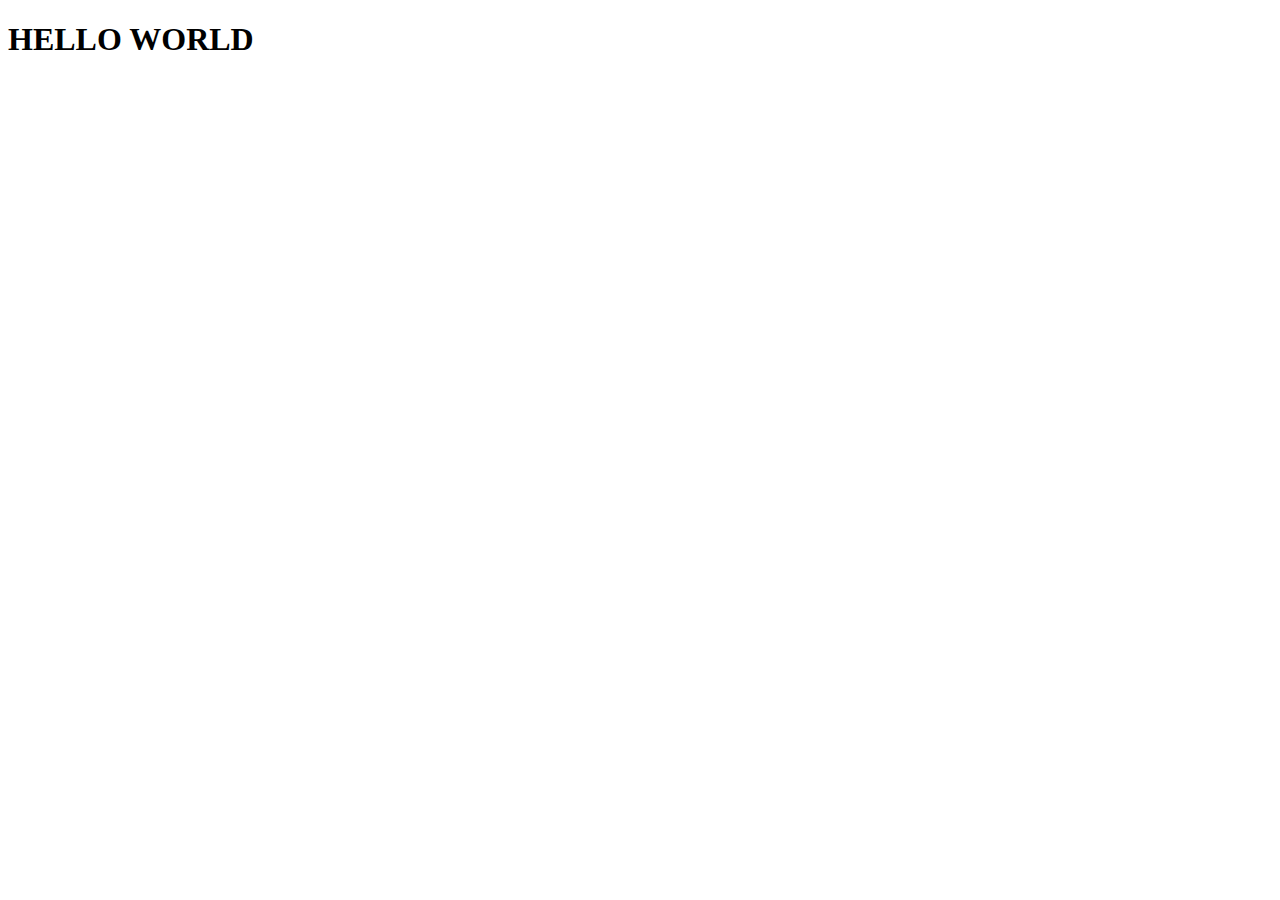
<file: Bootstrap-Installation/index.html>
<!DOCTYPE html>
<html lang="en" dir="ltr">
  <head>
    <meta charset="utf-8">
    <title>Bootstrap Installation</title>
    <link href="https://cdn.jsdelivr.net/npm/bootstrap@5.1.3/dist/css/bootstrap.min.css" rel="stylesheet" integrity="sha384-1BmE4kWBq78iYhFldvKuhfTAU6auU8tT94WrHftjDbrCEXSU1oBoqyl2QvZ6jIW3" crossorigin="anonymous">
  </head>
  <body>
      <h1>HELLO WORLD</h1>
  </body>
</html>
</file>
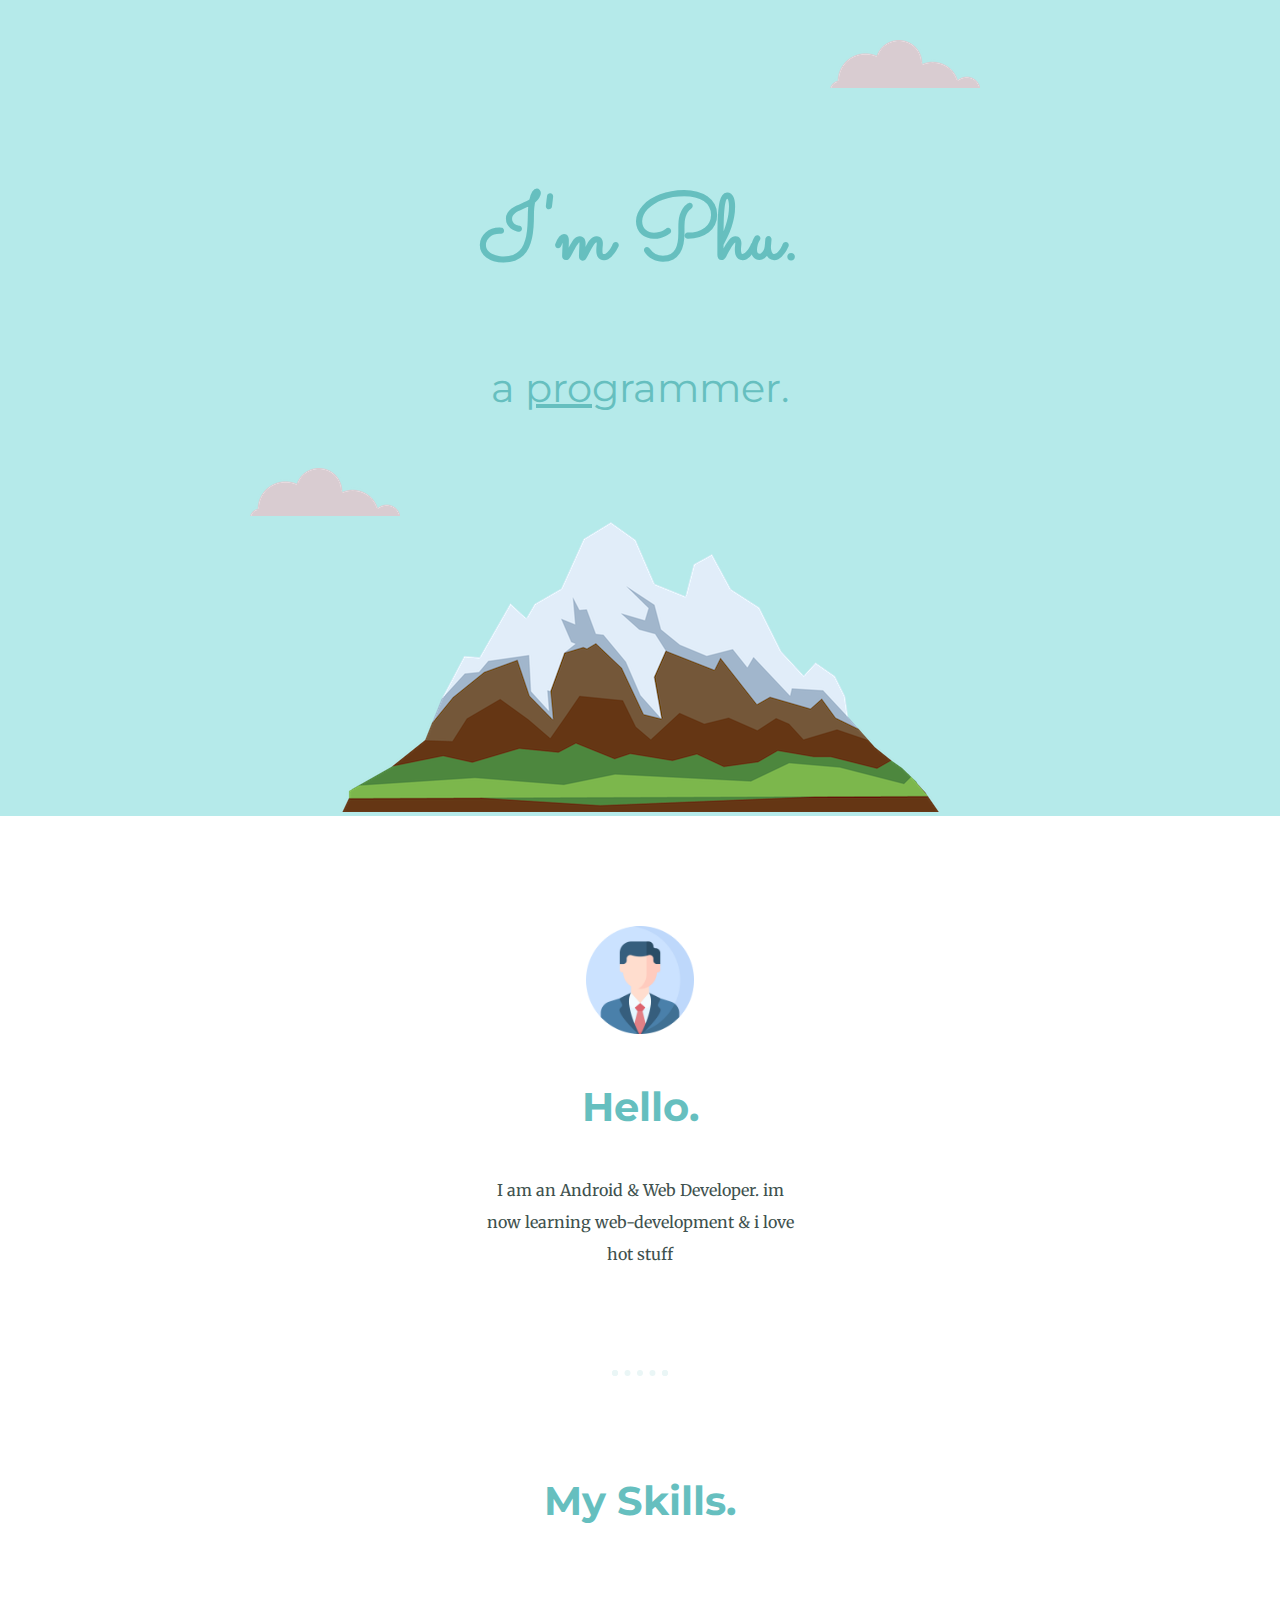
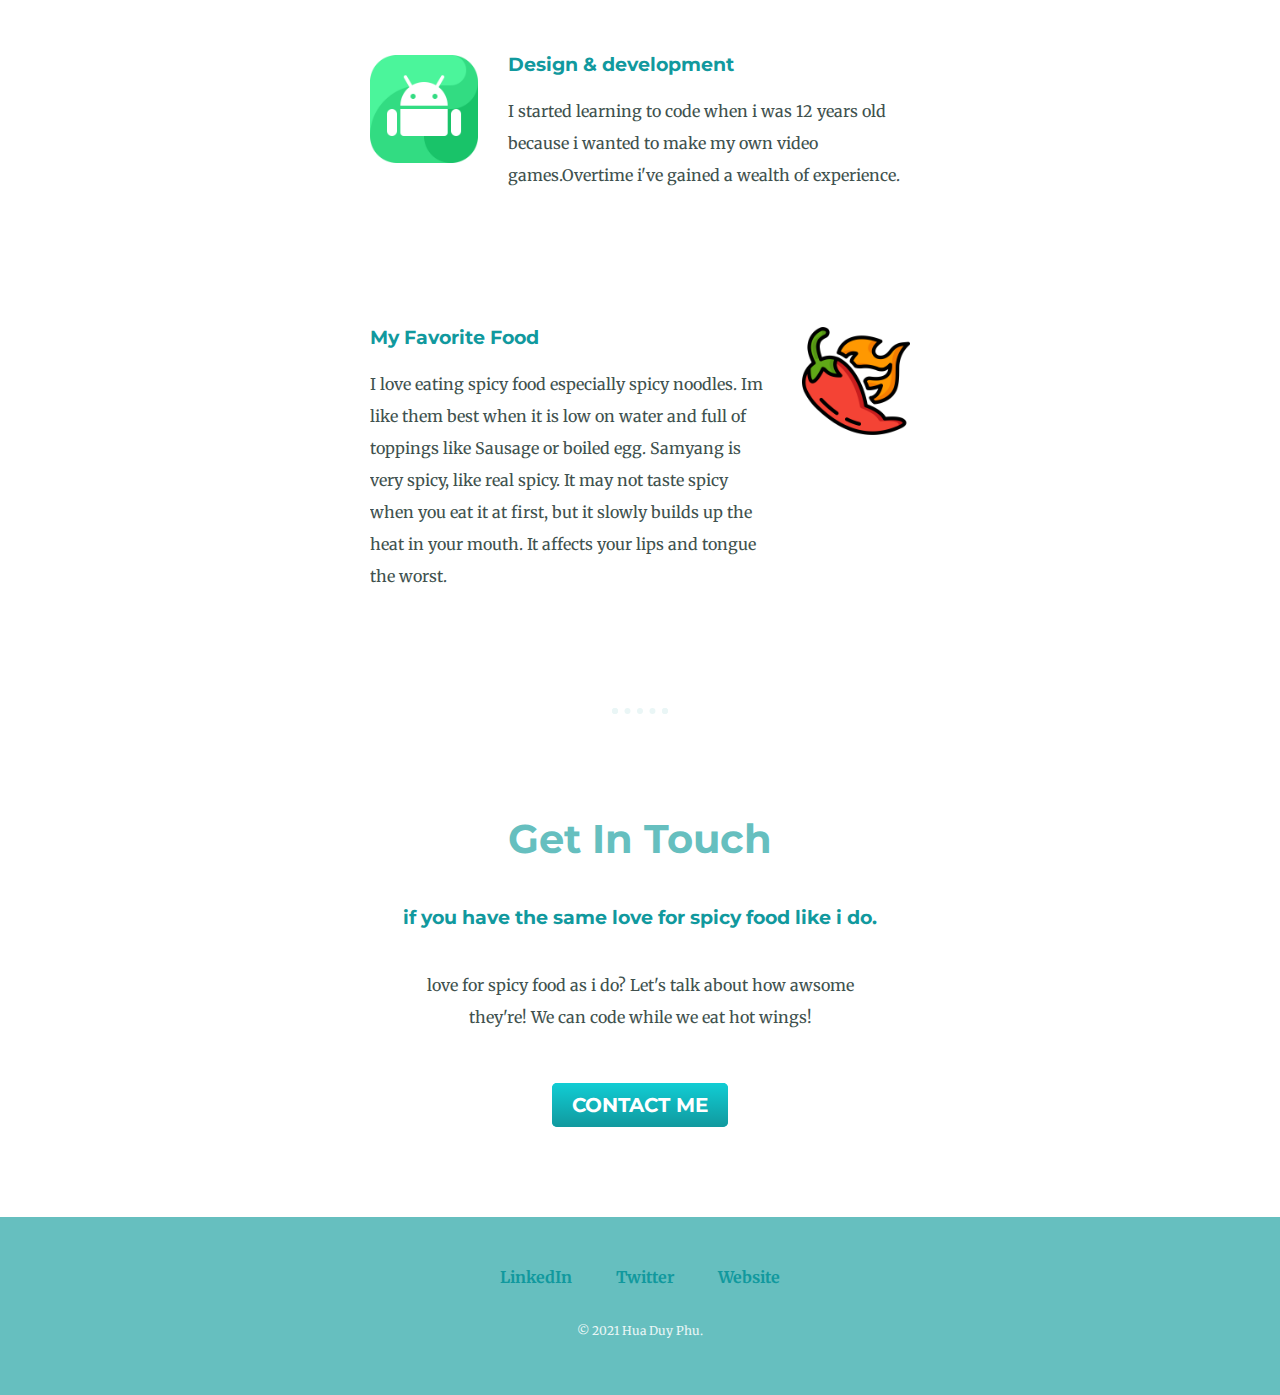
<file: CSS-My Site/index.html>
<!DOCTYPE html>
<html lang="en" dir="ltr">
  <head>
    <meta charset="utf-8">
    <title>Hua Duy Phu</title>
    <link rel="stylesheet" href="css/styles.css">
    <link rel="icon" href="star.ico">
    <link rel="preconnect" href="https://fonts.googleapis.com">
    <link rel="preconnect" href="https://fonts.gstatic.com" crossorigin>
    <link href="https://fonts.googleapis.com/css2?family=Merriweather&family=Montserrat&family=Sacramento&display=swap" rel="stylesheet">
  </head>
  <body>
    <div class="top-container">
      <img class="top-cloud" src="images/cloud.png" alt="cloud-img">
      <h1>I'm Phu.</h1>
      <h2 class="sub">a <span>pro</span>grammer.</h2>
      <img class="bottom-cloud" src="images/cloud.png" alt="cloud-img">
      <img  src="images/mountain.png" alt="mountian-img">
    </div>
    <div class="middle-container">
      <div class="profile">
        <img class="profile-image" src="images/profile.png" alt="avatar">
        <h2>Hello.</h2>
        <p class="intro">I am an Android & Web Developer. im now learning web-development & i love hot stuff</p>
      </div>
      <hr>
      <div class="skills">
        <h2>My Skills.</h2>
        <div class="skill-row">
          <img class="android-image" src="images/android.png" alt="android">
          <h3>Design & development</h3>
          <p>I started learning to code when i was 12 years old because i wanted to make my own video games.Overtime i've gained a wealth of experience.</p>
        </div>
        <div class="skill-row">
          <img class="chili-image" src="images/chili-pepper.png" alt="a chili pepper">
          <h3>My Favorite Food</h3>
          <p>I love eating spicy food especially spicy noodles. Im like them best when it is low on water and full of toppings like Sausage or boiled egg. Samyang is very spicy, like real spicy. It may not taste spicy when you eat it at first, but it slowly builds up the heat in your mouth. It affects your lips and tongue the worst.</p>
        </div>
      </div>
      <hr>
      <div class="contact-me">
        <h2>Get In Touch</h2>
        <h3>if you have the same love for spicy food like i do.</h3>
        <p class="contact-message">love for spicy food as i do?  Let's talk about how awsome they're! We can code while we eat hot wings!</p>
        <a class="btn" href="mailto:name@email.com">CONTACT ME</a>
      </div>
    </div>


    <div class="bottom-container">
      <a class="footer-link" href="https://www.linkedin.com/">LinkedIn</a>
      <a class="footer-link" href="https://twitter.com/">Twitter</a>
      <a class="footer-link" href="https://www.appbrewery.co/">Website</a>
      <p class="copyright">© 2021 Hua Duy Phu.</p>
    </div>
  </body>
</html>
</file>
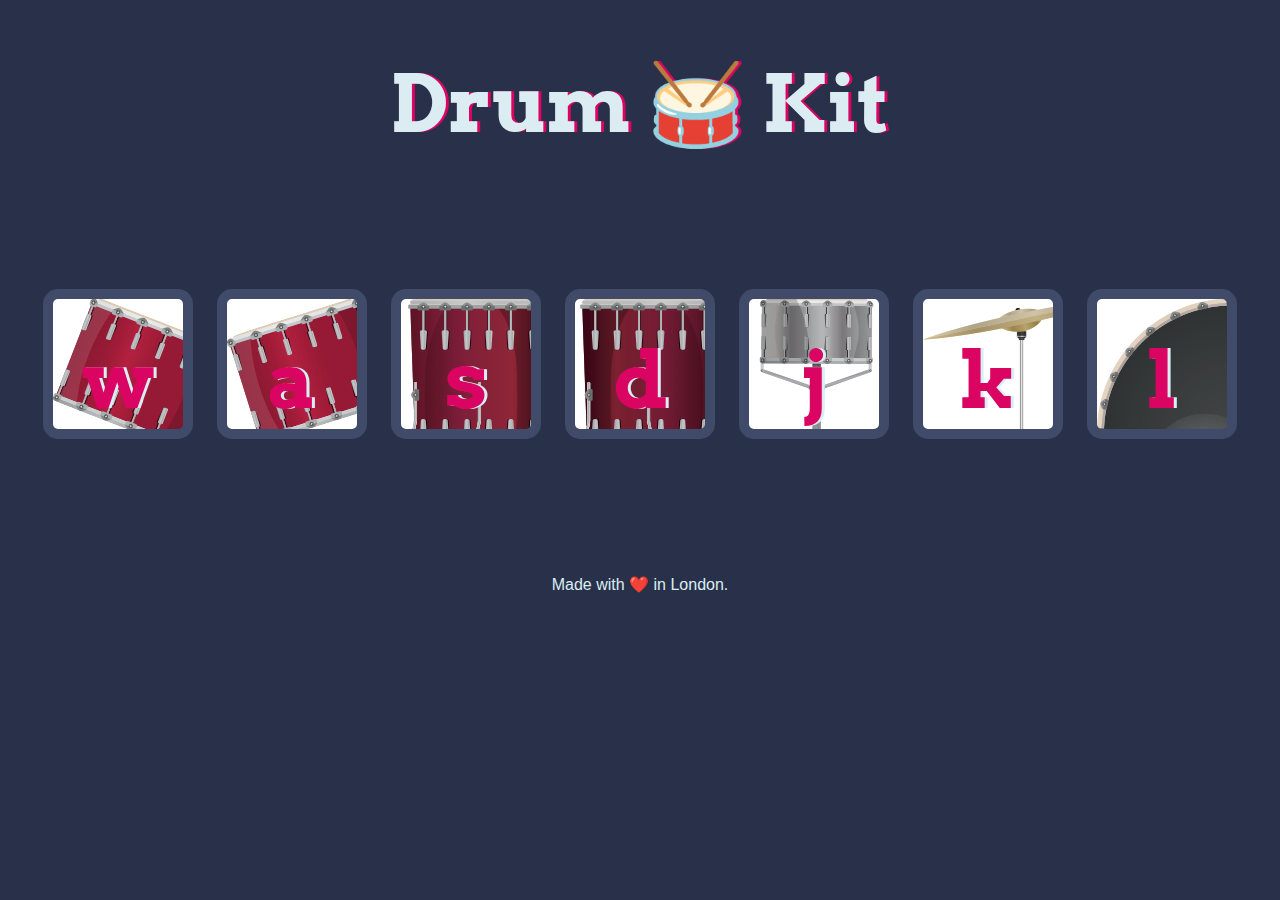
<file: Drum Kit/index.html>
<!DOCTYPE html>
<html lang="en" dir="ltr">

<head>
  <meta charset="utf-8">
  <title>Drum Kit</title>
  <link rel="stylesheet" href="styles.css">
  <link href="https://fonts.googleapis.com/css?family=Arvo" rel="stylesheet">
</head>

<body>

  <h1 id="title">Drum 🥁 Kit</h1>
  <div class="set">
    <button class="w drum">w</button>
    <button class="a drum">a</button>
    <button class="s drum">s</button>
    <button class="d drum">d</button>
    <button class="j drum">j</button>
    <button class="k drum">k</button>
    <button class="l drum">l</button>
  </div>


  <footer>
    Made with ❤️ in London.
  </footer>
  <script src="index.js" charset="utf-8"></script>
</body>

</html>
</file>
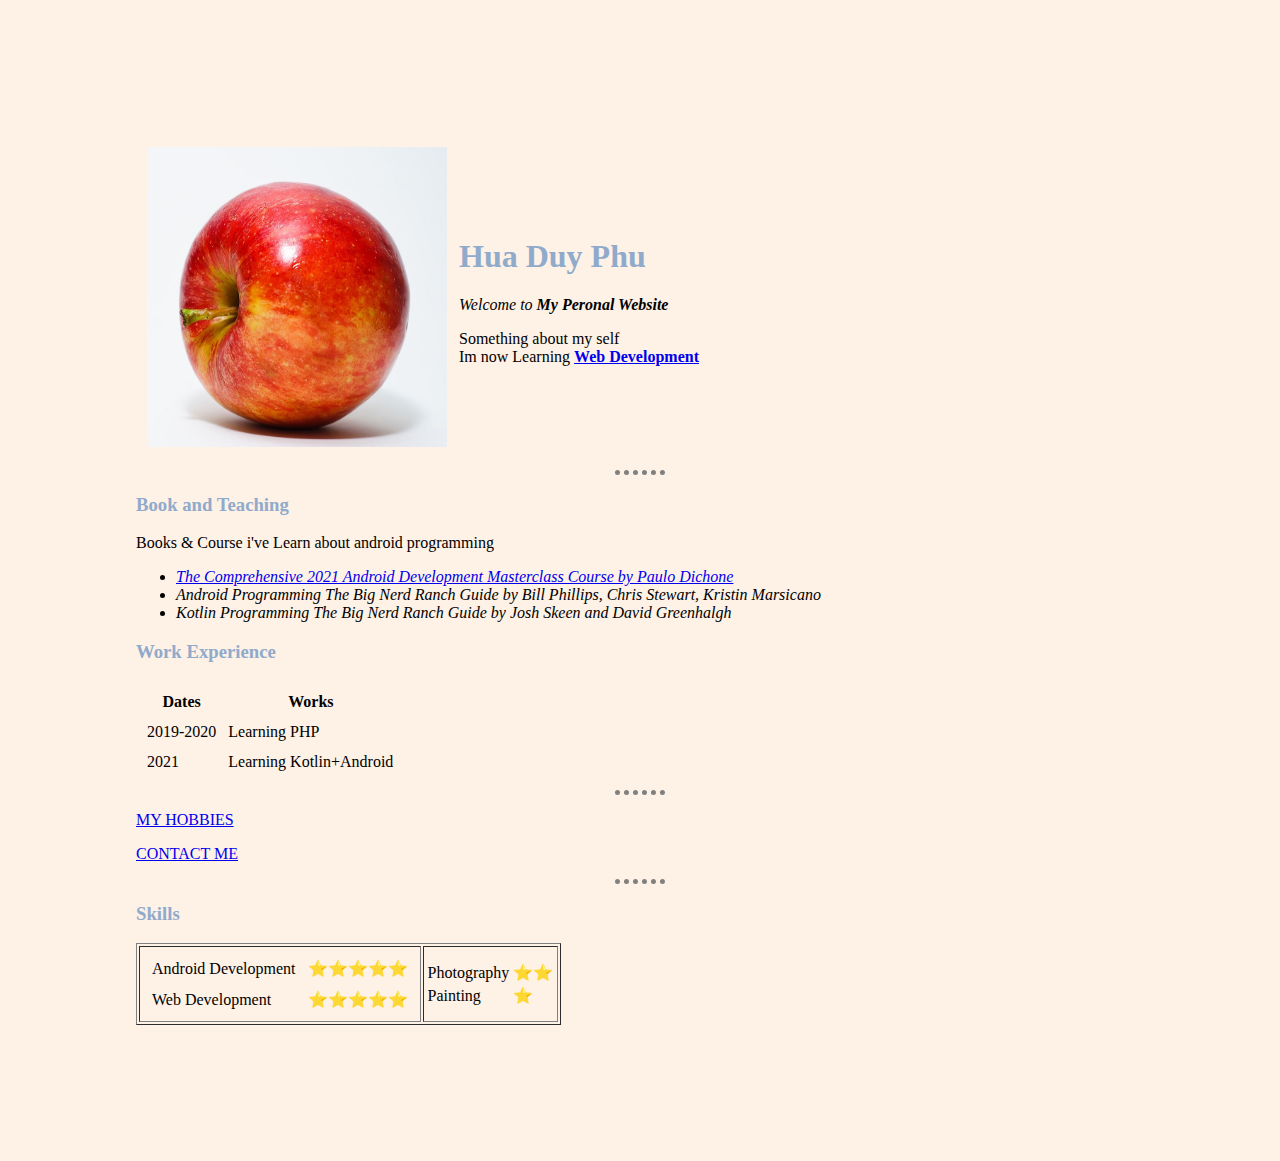
<file: HTML - PersonalSite/index.html>
<!DOCTYPE html>
<html lang="en" dir="ltr">

<head>
  <meta charset="utf-8">
  <title>Phu's Personal Site</title>
  <link rel="stylesheet" href="css/styles.css">
</head>

<body >
  <table cellspacing="10">
    <tr>
      <td>
        <img src="images/Red_Apple.jpg" height="300" width="300" alt="image of an apple">
      </td>
      <td>
        <h1>Hua Duy Phu </h1>
        <p><em>Welcome to <strong> My Peronal Website </strong> </em> </p>
        <p> Something about my self <br> Im now Learning
          <strong> <a href="https://www.udemy.com/course/the-complete-web-development-bootcamp/">
              Web Development </a> </strong>
        </p>
      </td>
    </tr>
  </table>
  <hr>
  <h3>Book and Teaching</h3>
  <p>Books & Course i've Learn about android programming</p>
  <ul>
    <li> <a href="https://www.udemy.com/course/android-development-java-android-studio-masterclass/">
        <em> The Comprehensive 2021 Android Development Masterclass Course by Paulo Dichone </em> </a> </li>
    <li> <em> Android Programming The Big Nerd Ranch Guide by Bill Phillips, Chris Stewart, Kristin Marsicano</em></li>
    <li> <em> Kotlin Programming The Big Nerd Ranch Guide by Josh Skeen and David Greenhalgh </em> </li>
  </ul>
  <h3> Work Experience </h3>
  <table cellspacing="10">
    <thead>
      <tr>
        <th>Dates</th>
        <th>Works</th>
      </tr>
    </thead>
    <tbody>
      <tr>
        <td>2019-2020</td>
        <td>Learning PHP</td>
      </tr>
      <tr>
        <td>2021</td>
        <td>Learning Kotlin+Android</td>
      </tr>
    </tbody>
    <tfoot>

    </tfoot>
  </table>
  <hr>
  <p> <a href="hobbies.html">MY HOBBIES </a> </p>
  <p> <a href="contacts.html">CONTACT ME</a> </p>

  <hr>

  <h3>Skills</h3>

  <table border="1">
    <tr> <!-- Start of row -->
      <td><!-- 1st collumn -->
        <table cellspacing="10"><!-- Table inside first column -->
          <tr>
            <td>Android Development</td>
            <td>⭐⭐⭐⭐⭐</td>
          </tr>
          <tr>
            <td>Web Development</td>
            <td>⭐⭐⭐⭐⭐</td>
          </tr>
        </table cellspacing="10"><!-- End of Table inside first column -->
      </td><!-- End of 1st column -->
      <td><!-- 2nd column -->
        <table><!--table inside 2nd column -->
          <tr>
            <td>Photography</td>
            <td>⭐⭐</td>
          </tr>
          <tr>
            <td>Painting</td>
            <td>⭐</td>
          </tr>
        </table><!--End of table inside 2nd column -->
     </td><!--End of 2nd column -->
  </tr><!--End of Row -->
  </table>

</body>

</html>
</file>
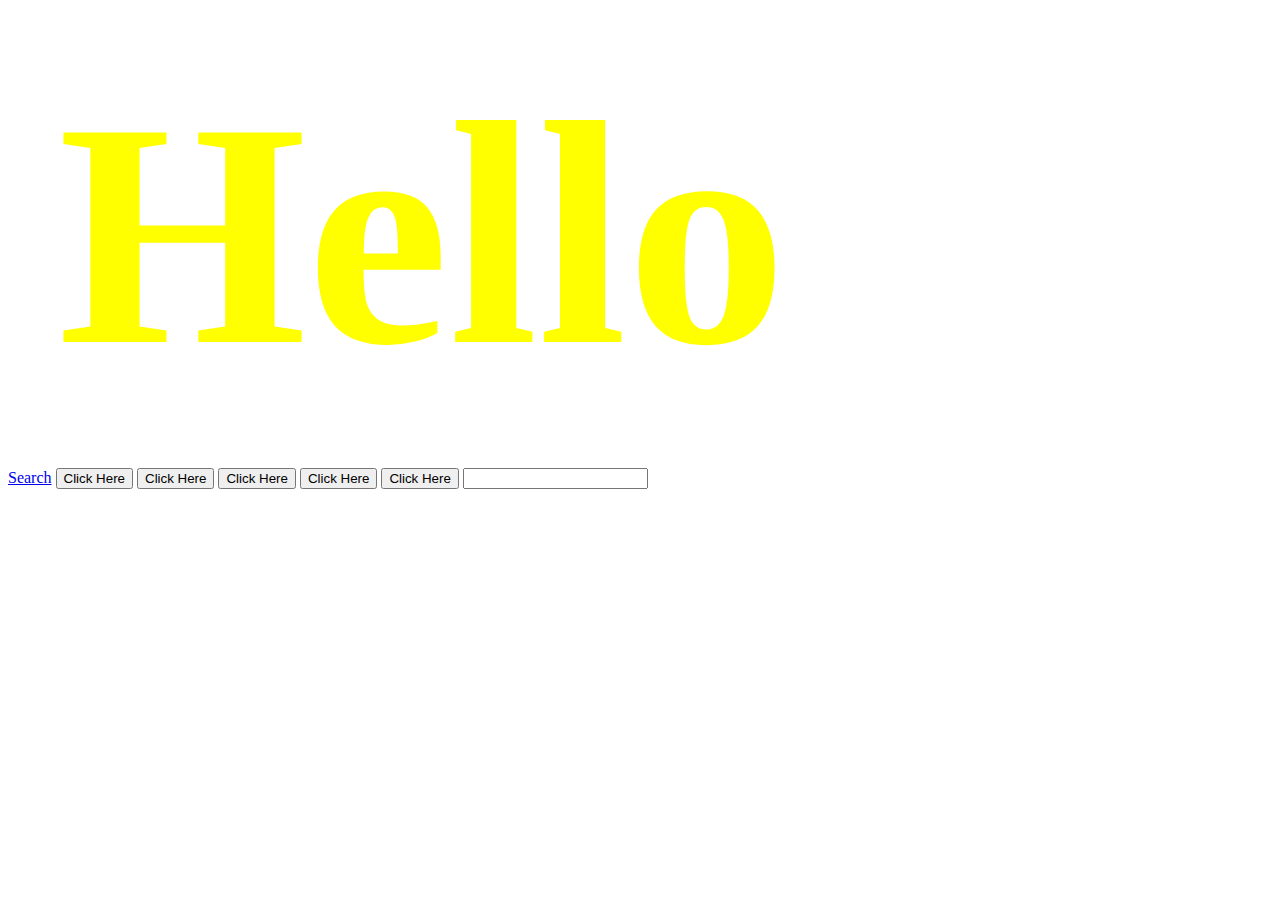
<file: jQuery/index.html>
<!DOCTYPE html>
<html lang="en" dir="ltr">
  <head>
    <meta charset="utf-8">
    <title>jQuery</title>
    <link rel="stylesheet" href="styles.css">
  </head>
  <body>

  <h1>Hello</h1>
  <a href="https://www.google.com/">Search</a>
  <button>Click Here</button>
  <button>Click Here</button>
  <button>Click Here</button>
  <button>Click Here</button>
  <button>Click Here</button>

  <input type="text" name="" value="">

  <script src="https://ajax.googleapis.com/ajax/libs/jquery/3.6.0/jquery.min.js"></script>
  <script src="index.js" charset="utf-8"></script>
  </body>
</html>
</file>
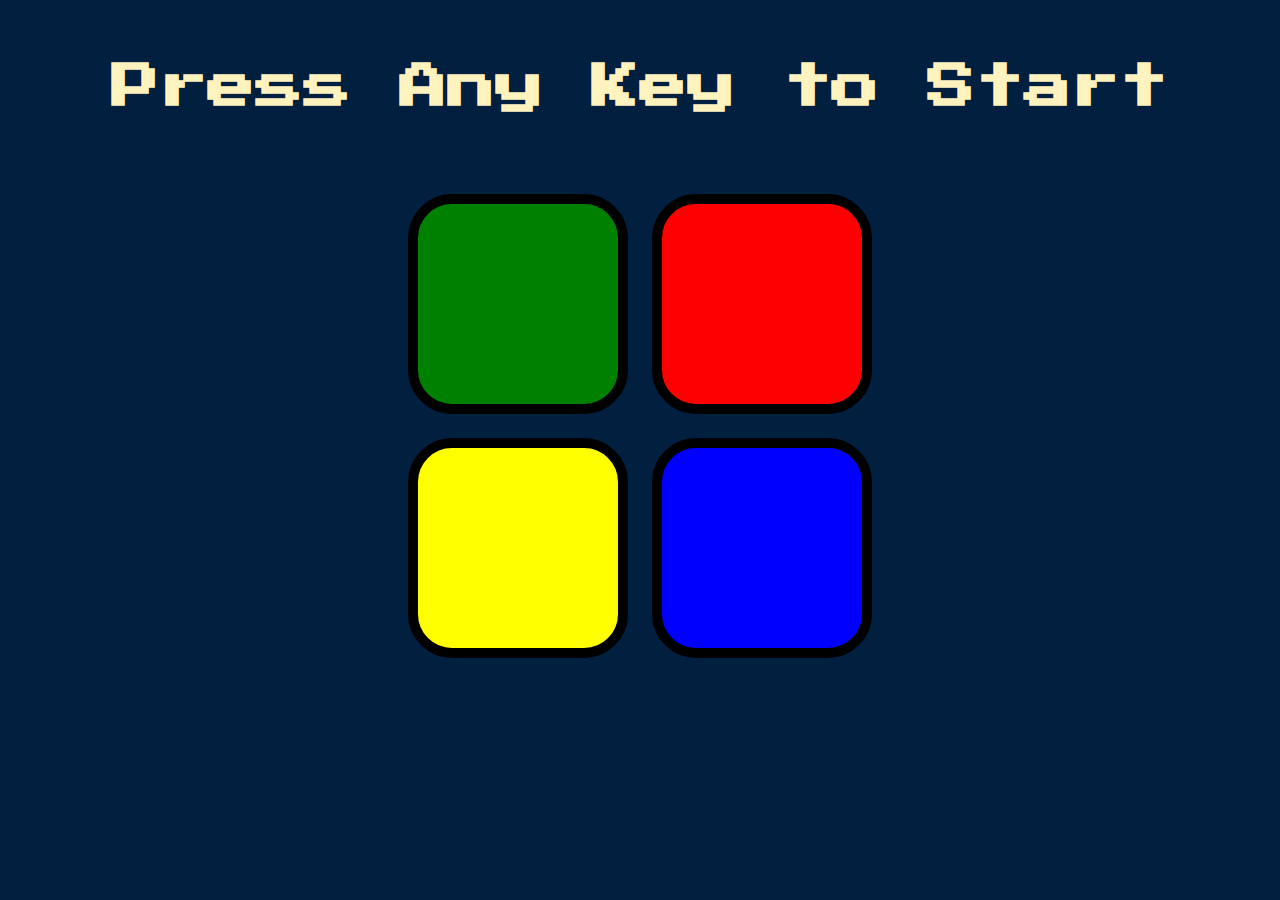
<file: Simon Game Challenge/index.html>
<!DOCTYPE html>
<html lang="en" dir="ltr">

<head>
  <meta charset="utf-8">
  <title>Simon</title>
  <link rel="stylesheet" href="styles.css">
  <link href="https://fonts.googleapis.com/css?family=Press+Start+2P" rel="stylesheet">
</head>

<body>
  <h1 id="level-title">Press Any Key to Start</h1>
  <h1 class="respond">&nbsp;</h1>
  <div class="container">
    <div lass="row">

      <div type="button" id="green" class="btn green">

      </div>

      <div type="button" id="red" class="btn red">

      </div>
    </div>

    <div class="row">

      <div type="button" id="yellow" class="btn yellow">

      </div>
      <div type="button" id="blue" class="btn blue">

      </div>

    </div>

  </div>

<script src="https://ajax.googleapis.com/ajax/libs/jquery/3.6.0/jquery.min.js"></script>
<script src="game.js" charset="utf-8"></script>
</body>

</html>
</file>
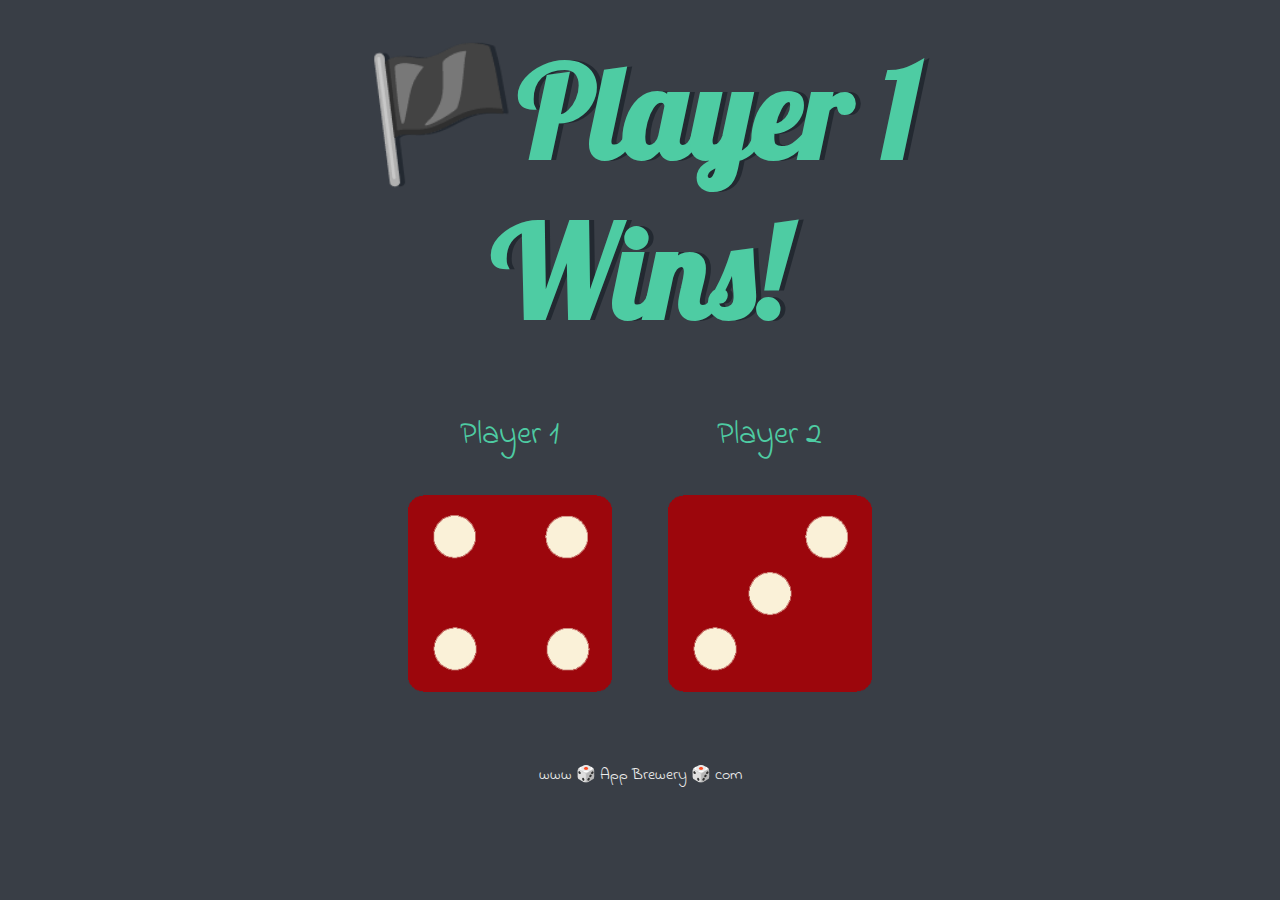
<file: Dicee Challenge/dicee.html>
<!DOCTYPE html>
<html lang="en" dir="ltr">
  <head>
    <meta charset="utf-8">
    <title>Dicee</title>
    <link rel="stylesheet" href="styles.css">
    <link href="https://fonts.googleapis.com/css?family=Indie+Flower|Lobster" rel="stylesheet">

  </head>
  <body>

    <div class="container">
      <h1>Refresh Me</h1>

      <div class="dice">
        <p>Player 1</p>
        <img class="img1" src="images/dice6.png">
      </div>

      <div class="dice">
        <p>Player 2</p>
        <img class="img2" src="images/dice6.png">
      </div>

    </div>

  <script src="index.js" charset="utf-8"></script>
  </body>

  <footer>
    www 🎲 App Brewery 🎲 com
  </footer>
</html>
</file>
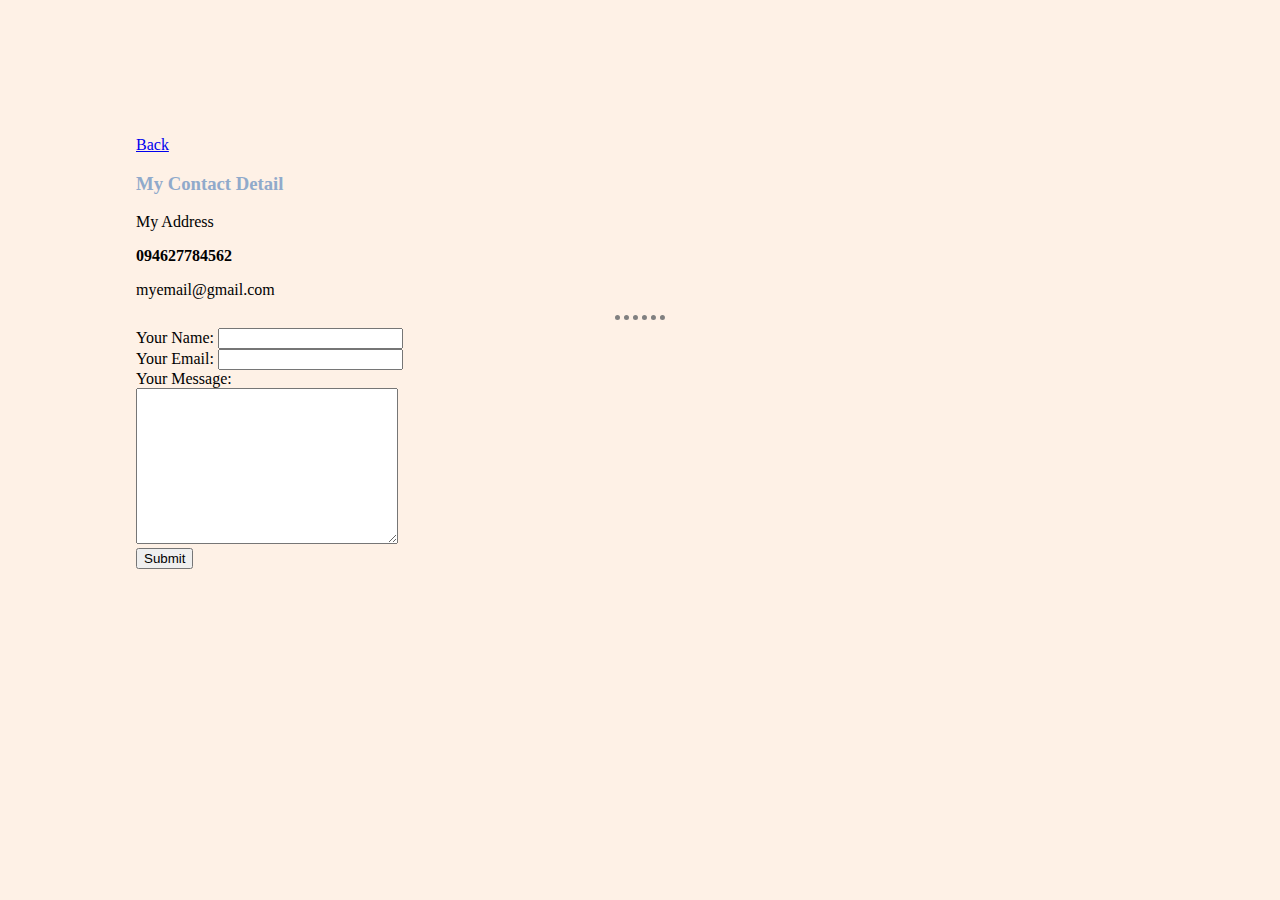
<file: HTML - PersonalSite/contacts.html>
<!DOCTYPE html>
<html lang="en" dir="ltr">

<head>
  <meta charset="utf-8">
  <title>CONTACTS</title>
  <link rel="stylesheet" href="css/styles.css">
</head>

<body>
  <a href="index.html">Back</a>
  <h3> <b> My Contact Detail </b> </h3>
  <p> My Address </p>
  <p> <b> 094627784562 </b> </p>
  <p> myemail@gmail.com </p>
  <hr>
  <form action="mailto:info@gmail.com" enctype="text/plain" method="post">
    <label>Your Name:</label>
    <input type="text" name="yourName" value=""><br>
    <label>Your Email:</label>
    <input type="email" name="yourEmail" value=""><br>
    <label>Your Message:</label><br>
    <textarea name="yourMessage" rows="10" cols="30"></textarea><br>
    <input type="submit" name="">
  </form>
</body>

</html>
</file>
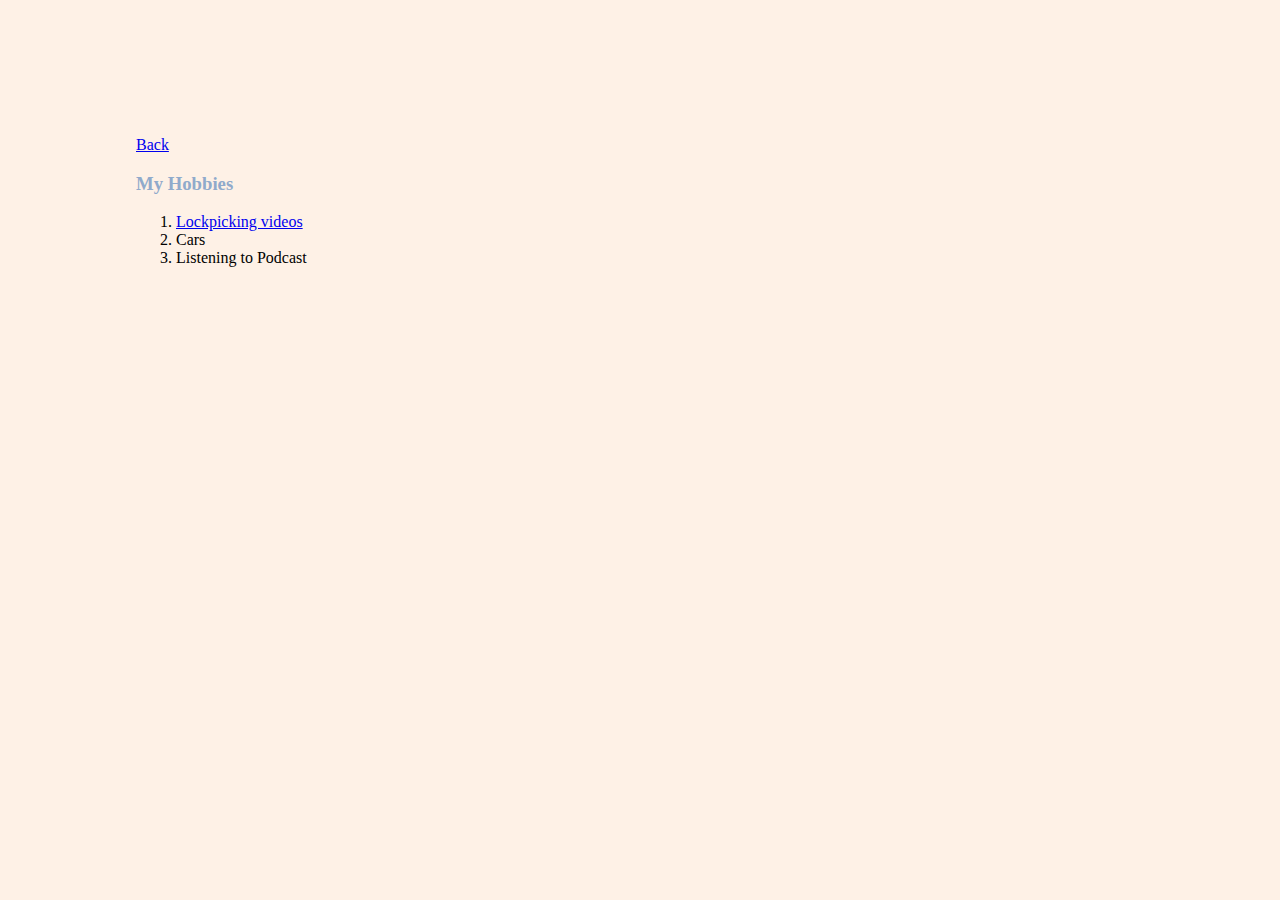
<file: HTML - PersonalSite/hobbies.html>
<!DOCTYPE html>
<html lang="en" dir="ltr">
  <head>
    <meta charset="utf-8">
    <title>Hobby</title>
    <link rel="stylesheet" href="css/styles.css">
  </head>
  <body>
    <a href="index.html">Back</a>
    <h3>My Hobbies</h3>
    <ol>
      <li> <a href="https://www.youtube.com/c/lockpickinglawyer/playlists">
         Lockpicking videos </a> </li>
      <li>Cars</li>
      <li>Listening to Podcast</li>
    </ol>
  </body>
</html>
</file>
<file: CSS-My Site/css/styles.css>
a {
  color: #11999E;
  font-weight: bold;
  text-decoration: none;
  margin: 10px 20px;
}

a:hover {
  color: #EAF6F6;
}

body {
  background-color: white;
  text-align: center;
  margin: 0;
  font-family: Merriweather;
  color: #40514E;
}

h1 {
  margin: 50px auto 0 auto;
  font-family: Sacramento;
  font-size: 5.625rem;
  color: #66BFBF;
  line-height: 2;
}

h2 {
  font-family: Montserrat;
  font-size: 2.5rem;
  color: #66BFBF;
  padding-bottom: 10px;
}

h3 {
  font-family: Montserrat;
  color: #11999E;
}

hr {
  border: dotted #EAF6F6 6px;
  border-bottom: none;
  width: 4%;
  margin: 100px auto;
}


span {
  text-decoration: underline;
}

p {
  line-height: 2;
}

img {}

.intro {
  width: 30%;
  margin: auto;
}

.contact-message {
  width: 40%;
  margin: 40px auto 60px;
}

.copyright {
  color: #EAF6F6;
  font-size: 0.75rem;
  padding: 20px 0;
}

.profile-image {
  width: 10%;
  margin: 10px;
}

.android-image {
  width: 20%;
  float: left;
  margin-right: 30px;
  padding-top: 20px;
}

.chili-image {
  width: 20%;
  float: right;
  margin-left: 30px;
  padding: 20px 0 20% 0;
}

.top-container {
  color: #082032;
  background-color: #B5EAEA;
  position: relative;
  padding-top: 100px;
}

.middle-container {
  margin: 100px;
}

.bottom-container {
  padding: 50px 0 20px;
  background-color: #66BFBF;
}

.skill-row {
  margin: 100px auto;
  width: 50%;
  text-align: left;
  overflow: auto;
}

.sub {
  font-weight: normal;
}

.top-cloud {
  position: absolute;
  right: 300px;
  top: 40px;
}

.bottom-cloud {
  position: absolute;
  left: 250px;
  bottom: 300px;
}

.btn {
  background: #11cdd4;
  background-image: -webkit-linear-gradient(top, #11cdd4, #11999e);
  background-image: -moz-linear-gradient(top, #11cdd4, #11999e);
  background-image: -ms-linear-gradient(top, #11cdd4, #11999e);
  background-image: -o-linear-gradient(top, #11cdd4, #11999e);
  background-image: linear-gradient(to bottom, #11cdd4, #11999e);
  -webkit-border-radius: 5;
  -moz-border-radius: 5;
  border-radius: 5px;
  font-family: Montserrat;
  color: #ffffff;
  font-size: 20px;
  padding: 10px 20px 10px 20px;
  text-decoration: none;
}

.btn:hover {
  background: #30e3cb;
  background-image: -webkit-linear-gradient(top, #30e3cb, #2bc4ad);
  background-image: -moz-linear-gradient(top, #30e3cb, #2bc4ad);
  background-image: -ms-linear-gradient(top, #30e3cb, #2bc4ad);
  background-image: -o-linear-gradient(top, #30e3cb, #2bc4ad);
  background-image: linear-gradient(to bottom, #30e3cb, #2bc4ad);
  text-decoration: none;
}
</file>
<file: Drum Kit/styles.css>
body {
  text-align: center;
  background-color: #283149;
}

h1 {
  font-size: 5rem;
  color: #DBEDF3;
  font-family: "Arvo", cursive;
  text-shadow: 3px 0 #DA0463;

}

footer {
  color: #DBEDF3;
  font-family: sans-serif;
}

.w {
  background-image: url("images/tom1.png");
}

.a {
  background-image: url("images/tom2.png");
}

.s {
  background-image: url("images/tom3.png");
}

.d {
  background-image: url("images/tom4.png");
}

.j {
  background-image: url("images/snare.png");
}

.k {
  background-image: url("images/crash.png");
}

.l {
 background-image: url("images/kick.png");
}

.set {
  margin: 10% auto;
}

.game-over {
  background-color: red;
  opacity: 0.8;
}

.pressed {
  box-shadow: 0 3px 4px 0 #DBEDF3;
  opacity: 0.5;
}

.red {
  color: red;
}

.drum {
  outline: none;
  border: 10px solid #404B69;
  font-size: 5rem;
  font-family: 'Arvo', cursive;
  line-height: 2;
  font-weight: 900;
  color: #DA0463;
  text-shadow: 3px 0 #DBEDF3;
  border-radius: 15px;
  display: inline-block;
  width: 150px;
  height: 150px;
  text-align: center;
  margin: 10px;
  background-color: white;
}
</file>
<file: HTML - PersonalSite/css/styles.css>
body {
        background-color: #FEF1E6;
        padding: 10%;
       }

  hr {
       border-style: dotted none none none;
       border-color: gray;
       border-width: 5px;
       width: 5%;
      }

  h1,h3 {
           color: #90AACB;
        }
  /* table{ background-color: #F9D5A7; } */
  /*  color link: https://colorhunt.co/palette/fef1e6f9d5a7ffb08590aacb */
</file>
<file: jQuery/styles.css>
.big-title{
  font-size: 20rem;
  color: yellow;
  font-family: cursive;
}

.margin-50{
  margin: 50px;
}
</file>
<file: Simon Game Challenge/styles.css>
body {
  text-align: center;
  background-color: #011F3F;
}

#level-title {
  font-family: 'Press Start 2P', cursive;
  font-size: 3rem;
  margin:  5%;
  margin-bottom: 2%;
  color: #FEF2BF;
}

.respond {

  font-family: 'Press Start 2P', cursive;
  font-size: 3rem;
  margin: 0;
  color: #F8DF8B;

}

.container {
  display: block;
  width: 50%;
  margin: auto;

}

.btn {
  margin: 10px;
  display: inline-block;
  height: 200px;
  width: 200px;
  border: 10px solid black;
  border-radius: 20%;
}

.game-over {
  background-color: red;
  opacity: 0.8;
}

.red {
  background-color: red;
}

.green {
  background-color: green;
}

.blue {
  background-color: blue;
}

.yellow {
  background-color: yellow;
}

.pressed {
  box-shadow: 0 0 20px white;
  background-color: grey;
}
</file>
<file: Dicee Challenge/styles.css>
.container {
  width: 70%;
  margin: auto;
  text-align: center;
}

.dice {
  text-align: center;
  display: inline-block;

}

body {
  background-color: #393E46;
}

h1 {
  margin: 30px;
  font-family: 'Lobster', cursive;
  text-shadow: 5px 0 #232931;
  font-size: 8rem;
  color: #4ECCA3;
}

p {
  font-size: 2rem;
  color: #4ECCA3;
  font-family: 'Indie Flower', cursive;
}

img {
  width: 80%;
}

footer {
  margin-top: 5%;
  color: #EEEEEE;
  text-align: center;
  font-family: 'Indie Flower', cursive;

}
</file>
